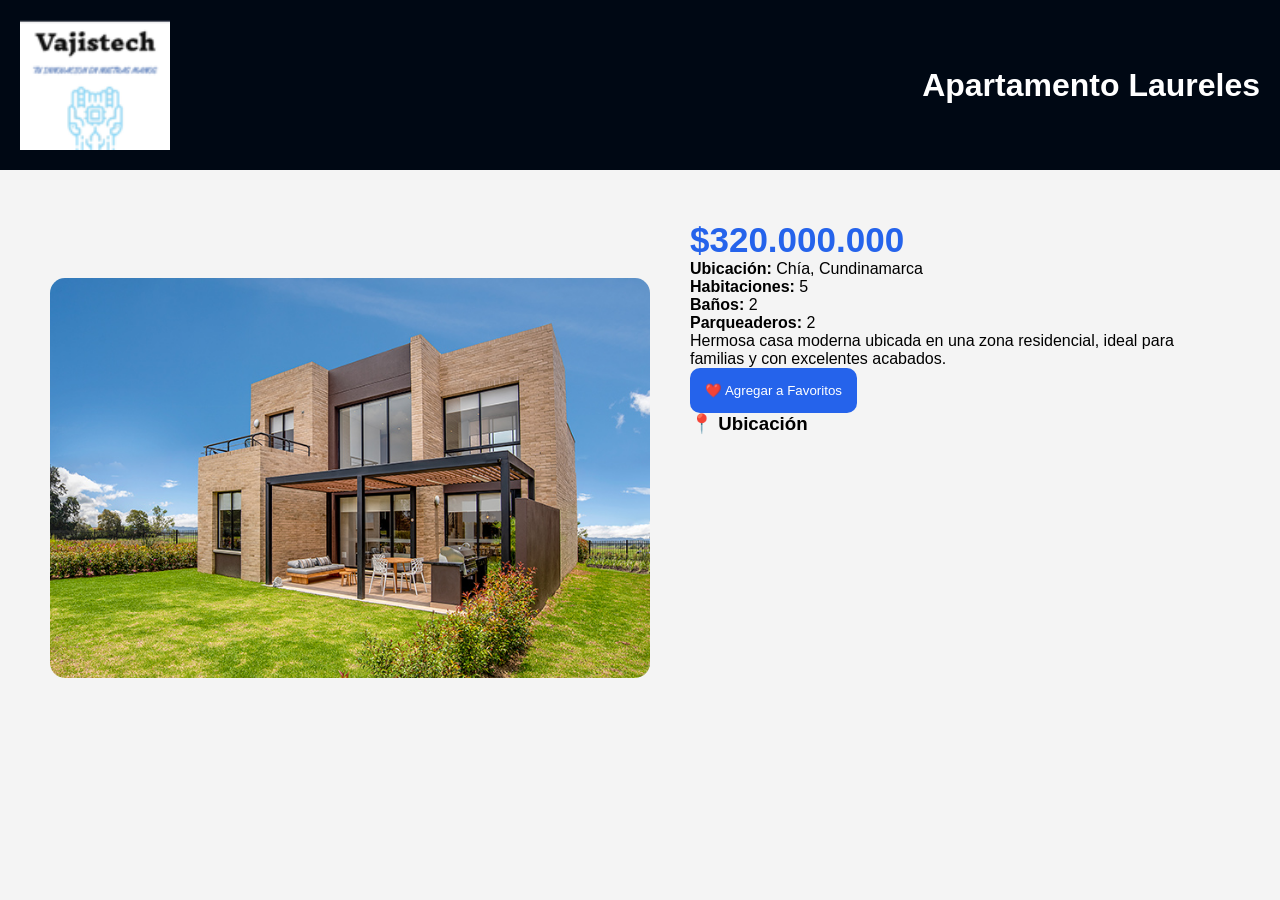
<file: detalle_laureles.html>
<!DOCTYPE html>
<html lang="es">

<head>

<meta charset="UTF-8">

<meta name="viewport" content="width=device-width, initial-scale=1.0">

<title>Detalle Propiedad</title>

<link rel="stylesheet" href="css/estilos.css">

</head>

<body>

<header class="header-detalle">

    <img src="img/logo.png" class="logo-detalle">

    <h1>Apartamento Laureles</h1>

</header>

<section class="detalle-propiedad">

    <div class="imagen-detalle">

        <img src="img/Casa-Samaria.jpg" alt="Casa">

    </div>

    <div class="info-detalle">

        <h2>$320.000.000</h2>

        <p><strong>Ubicación:</strong> Chía, Cundinamarca</p>

        <p><strong>Habitaciones:</strong> 5</p>

        <p><strong>Baños:</strong> 2</p>

        <p><strong>Parqueaderos:</strong> 2</p>

        <p>
        Hermosa casa moderna ubicada en una zona residencial,
        ideal para familias y con excelentes acabados.
        </p>

        <button class="favorito-btn" onclick="guardarFavorito(this)">
    ❤️ Agregar a Favoritos
</button>
        <h3>📍 Ubicación</h3>

<iframe
    src="https://www.google.com/maps?q=Chia,Cundinamarca&output=embed"
    width="100%"
    height="300"
    style="border:0; border-radius:10px;"
    allowfullscreen=""
    loading="lazy">
</iframe>

    </div>

</section>
<script>

function guardarFavorito(boton){

    let favoritos =
    JSON.parse(localStorage.getItem("favoritos")) || [];

    let propiedad = {

        nombre:"Casa en Chía",

        precio:"$650.000.000"

    };

    favoritos.push(propiedad);

    localStorage.setItem(
        "favoritos",
        JSON.stringify(favoritos)
    );

    boton.innerHTML="✅ Guardado";

    boton.style.background="green";

}

</script>
</body>

</html>
</file>
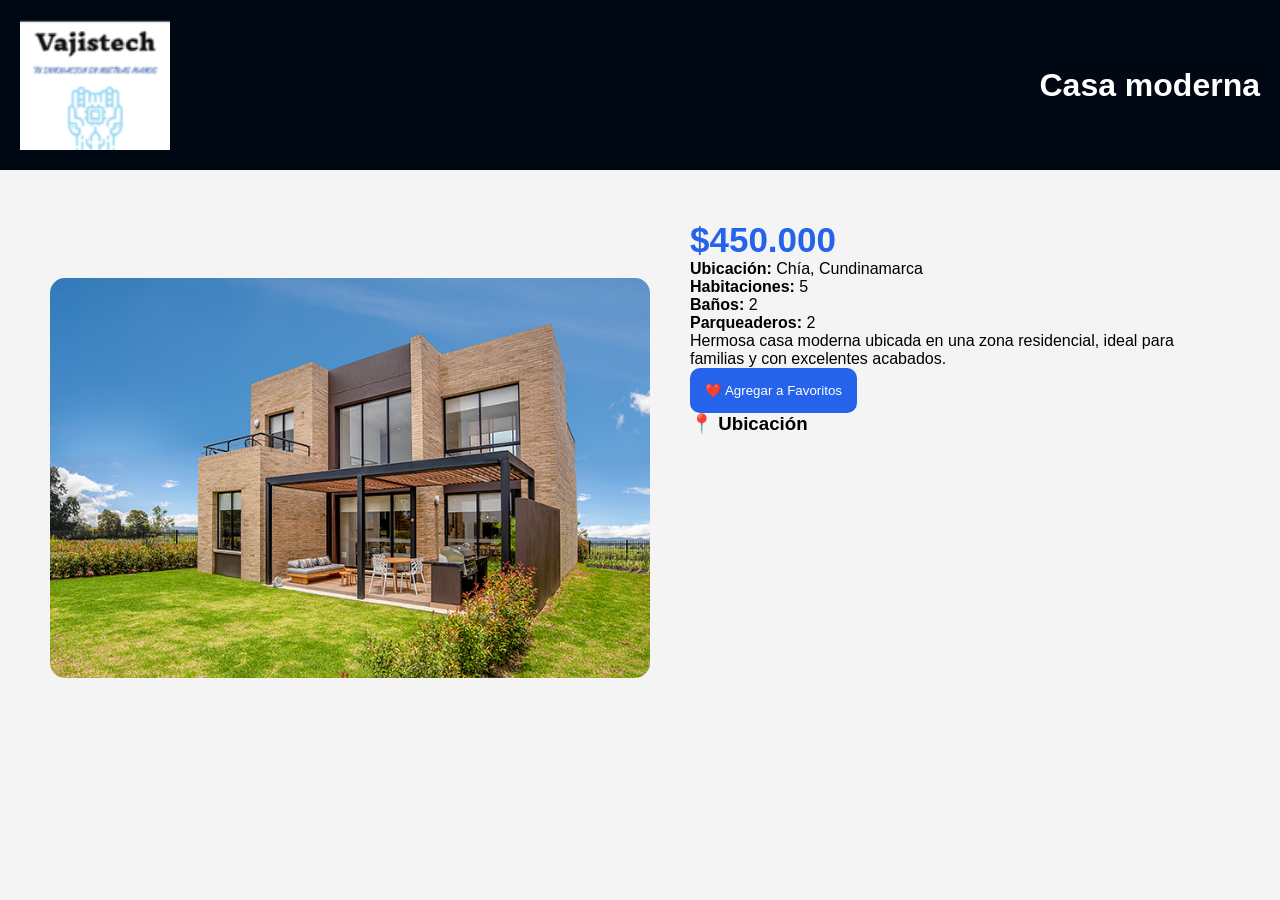
<file: detalle_moderna.html>
<!DOCTYPE html>
<html lang="es">

<head>

<meta charset="UTF-8">

<meta name="viewport" content="width=device-width, initial-scale=1.0">

<title>Detalle Propiedad</title>

<link rel="stylesheet" href="css/estilos.css">

</head>

<body>

<header class="header-detalle">

    <img src="img/logo.png" class="logo-detalle">

    <h1>Casa moderna</h1>

</header>

<section class="detalle-propiedad">

    <div class="imagen-detalle">

        <img src="img/Casa-Samaria.jpg" alt="Casa">

    </div>

    <div class="info-detalle">

        <h2>$450.000</h2>

        <p><strong>Ubicación:</strong> Chía, Cundinamarca</p>

        <p><strong>Habitaciones:</strong> 5</p>

        <p><strong>Baños:</strong> 2</p>

        <p><strong>Parqueaderos:</strong> 2</p>

        <p>
        Hermosa casa moderna ubicada en una zona residencial,
        ideal para familias y con excelentes acabados.
        </p>

        <button class="favorito-btn" onclick="guardarFavorito(this)">
    ❤️ Agregar a Favoritos
</button>
        <h3>📍 Ubicación</h3>

<iframe
    src="https://www.google.com/maps?q=Chia,Cundinamarca&output=embed"
    width="100%"
    height="300"
    style="border:0; border-radius:10px;"
    allowfullscreen=""
    loading="lazy">
</iframe>

    </div>

</section>
<script>

function guardarFavorito(boton){

    let favoritos =
    JSON.parse(localStorage.getItem("favoritos")) || [];

    let propiedad = {

        nombre:"Casa en Chía",

        precio:"$650.000.000"

    };

    favoritos.push(propiedad);

    localStorage.setItem(
        "favoritos",
        JSON.stringify(favoritos)
    );

    boton.innerHTML="✅ Guardado";

    boton.style.background="green";

}

</script>
</body>

</html>
</file>
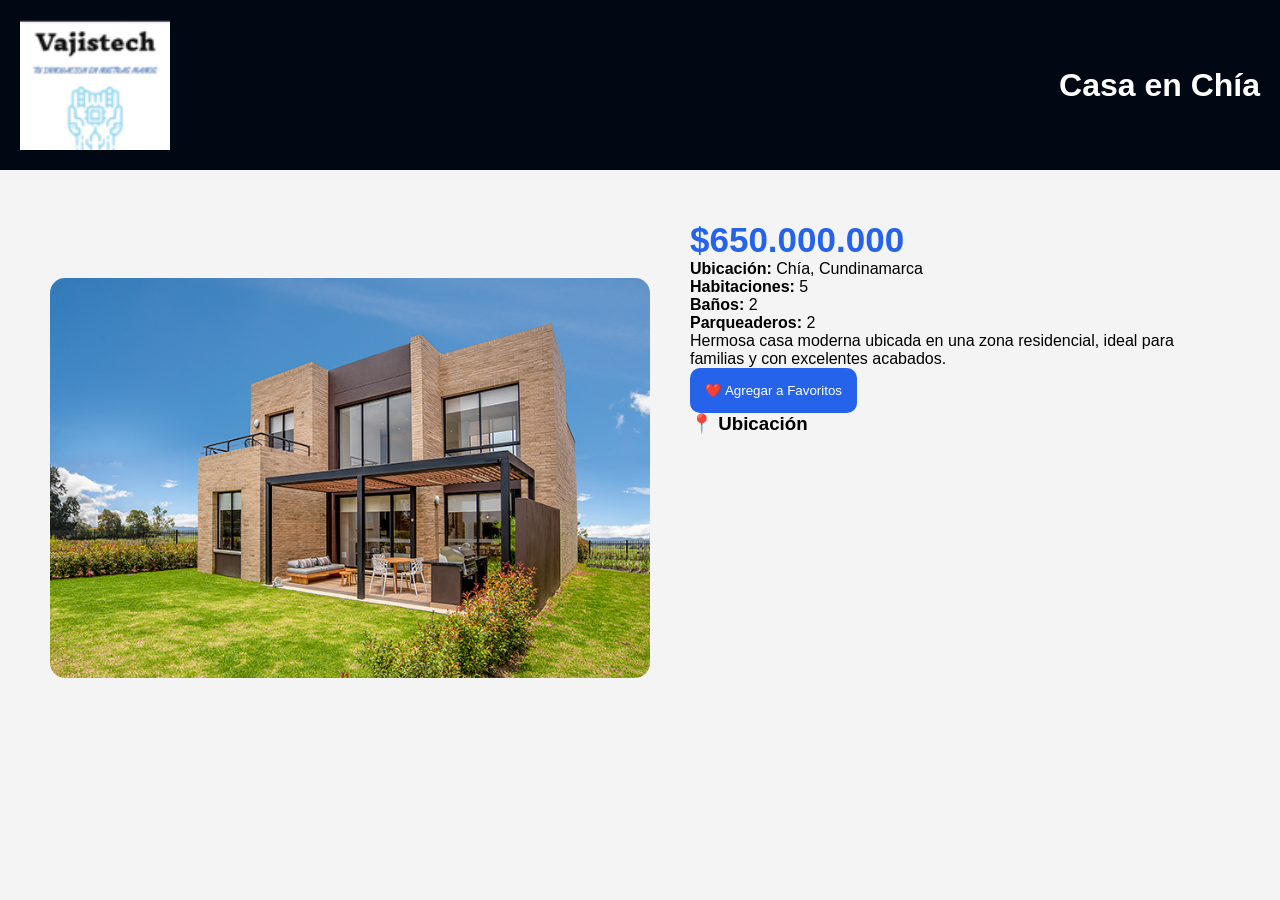
<file: detalle_propiedad.html>
<!DOCTYPE html>
<html lang="es">

<head>

<meta charset="UTF-8">

<meta name="viewport" content="width=device-width, initial-scale=1.0">

<title>Detalle Propiedad</title>

<link rel="stylesheet" href="css/estilos.css">

</head>

<body>

<header class="header-detalle">

    <img src="img/logo.png" class="logo-detalle">

    <h1>Casa en Chía</h1>

</header>

<section class="detalle-propiedad">

    <div class="imagen-detalle">

        <img src="img/Casa-Samaria.jpg" alt="Casa">

    </div>

    <div class="info-detalle">

        <h2>$650.000.000</h2>

        <p><strong>Ubicación:</strong> Chía, Cundinamarca</p>

        <p><strong>Habitaciones:</strong> 5</p>

        <p><strong>Baños:</strong> 2</p>

        <p><strong>Parqueaderos:</strong> 2</p>

        <p>
        Hermosa casa moderna ubicada en una zona residencial,
        ideal para familias y con excelentes acabados.
        </p>

        <button class="favorito-btn" onclick="guardarFavorito(this)">
    ❤️ Agregar a Favoritos
</button>
        <h3>📍 Ubicación</h3>

<iframe
    src="https://www.google.com/maps?q=Chia,Cundinamarca&output=embed"
    width="100%"
    height="300"
    style="border:0; border-radius:10px;"
    allowfullscreen=""
    loading="lazy">
</iframe>

    </div>

</section>
<script>

function guardarFavorito(boton){

    let favoritos =
    JSON.parse(localStorage.getItem("favoritos")) || [];

    let propiedad = {

        nombre:"Casa en Chía",

        precio:"$650.000.000"

    };

    favoritos.push(propiedad);

    localStorage.setItem(
        "favoritos",
        JSON.stringify(favoritos)
    );

    boton.innerHTML="✅ Guardado";

    boton.style.background="green";

}

</script>
</body>

</html>
</file>
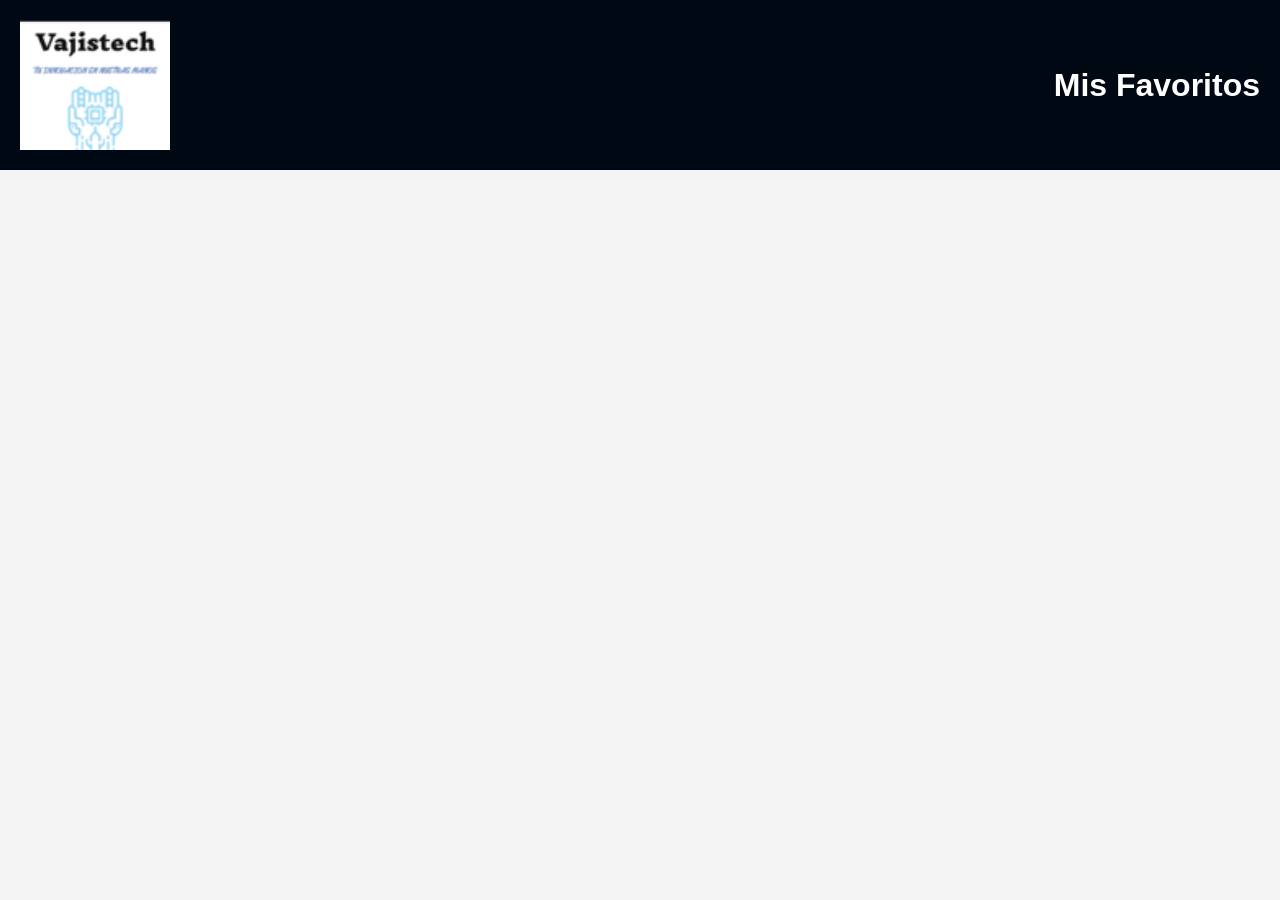
<file: favoritos.html>
<!DOCTYPE html>
<html lang="es">

<head>

<meta charset="UTF-8">

<title>Favoritos</title>

<link rel="stylesheet" href="css/estilos.css">

</head>

<body>

<header class="header-detalle">

<img src="img/logo.png" class="logo-detalle">

<h1>Mis Favoritos</h1>

</header>

<section class="detalle-propiedad">

    <div id="listaFavoritos"></div>

</section>
<script>

let favoritos =
JSON.parse(localStorage.getItem("favoritos")) || [];

let contenedor =
document.getElementById("listaFavoritos");

favoritos.forEach(propiedad => {

    contenedor.innerHTML += `

    <div class="card">

        <h3>${propiedad.nombre}</h3>

        <p>${propiedad.precio}</p>

    </div>

    `;

});

</script>
</body>

</html>
</file>
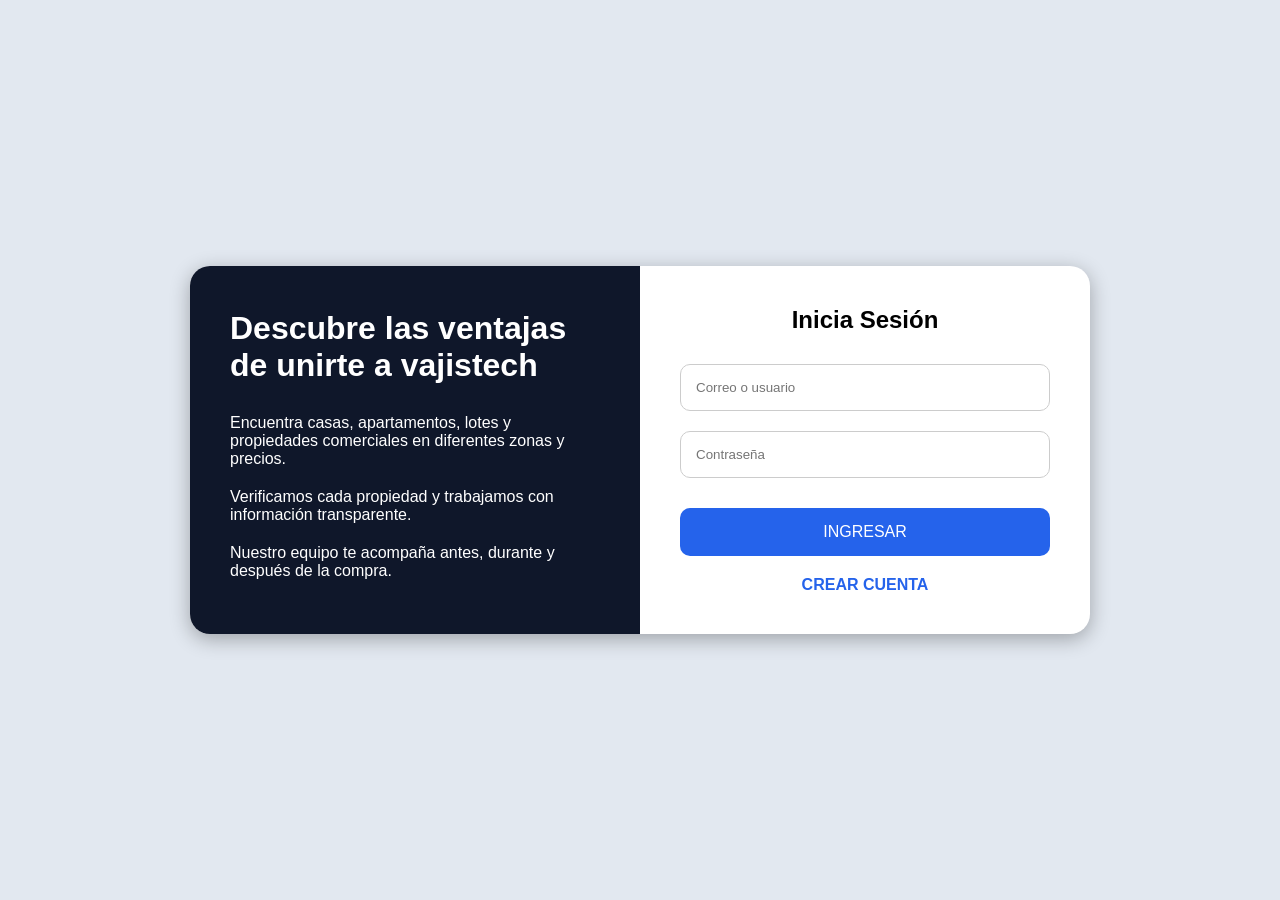
<file: login.html>
<!DOCTYPE html>
<html lang="es">

<head>

    <meta charset="UTF-8">

    <meta name="viewport" content="width=device-width, initial-scale=1.0">

    <title>Login</title>

    <link rel="stylesheet" href="css/estilos.css">

</head>

<body class="fondo-login">

<div class="contenedor-login">

    <div class="info-login">

        <h1>Descubre las ventajas de unirte a vajistech</h1>

        <p>
            Encuentra casas, apartamentos, lotes y propiedades comerciales
            en diferentes zonas y precios.
        </p>

        <p>
            Verificamos cada propiedad y trabajamos con información transparente.
        </p>

        <p>
            Nuestro equipo te acompaña antes, durante y después de la compra.
        </p>

    </div>

    <div class="formulario-login">

        <h2>Inicia Sesión</h2>

        <input type="text" placeholder="Correo o usuario">

        <input type="password" placeholder="Contraseña">

        <button>INGRESAR</button>

        <a href="registro.html">CREAR CUENTA</a>

    </div>

</div>

</body>
</html>
</file>
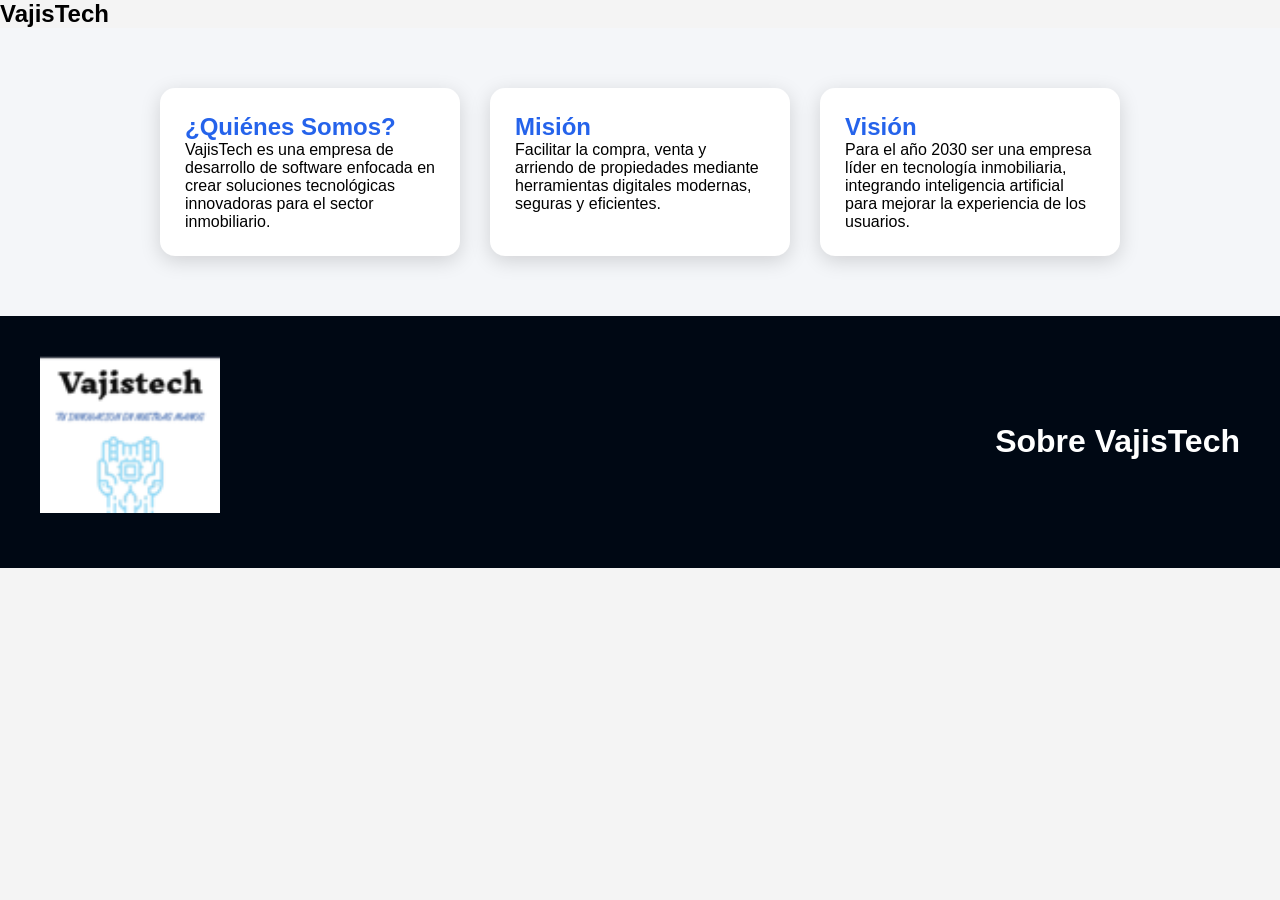
<file: nosotros.html>
<!DOCTYPE html>
<html lang="es">

<head>

<meta charset="UTF-8">

<title>Nosotros</title>

<link rel="stylesheet" href="css/estilos.css">

</head>

<body>

<nav>

<h1>VajisTech</h1>

</nav>

<section class="nosotros">

    <div class="card-nosotros">

        <h2>¿Quiénes Somos?</h2>

        <p>
            VajisTech es una empresa de desarrollo de software enfocada en crear
            soluciones tecnológicas innovadoras para el sector inmobiliario.
        </p>

    </div>

    <div class="card-nosotros">

        <h2> Misión</h2>

        <p>
            Facilitar la compra, venta y arriendo de propiedades mediante
            herramientas digitales modernas, seguras y eficientes.
        </p>

    </div>

    <div class="card-nosotros">

        <h2> Visión</h2>

        <p>
            Para el año 2030 ser una empresa líder en tecnología inmobiliaria,
            integrando inteligencia artificial para mejorar la experiencia de los usuarios.
        </p>

    </div>

</section>

</body>
<header class="header-nosotros">

    <img src="img/logo.png" alt="Logo VajisTech" class="logo-nosotros">

    <h1>Sobre VajisTech</h1>

</header>
</html>
</file>
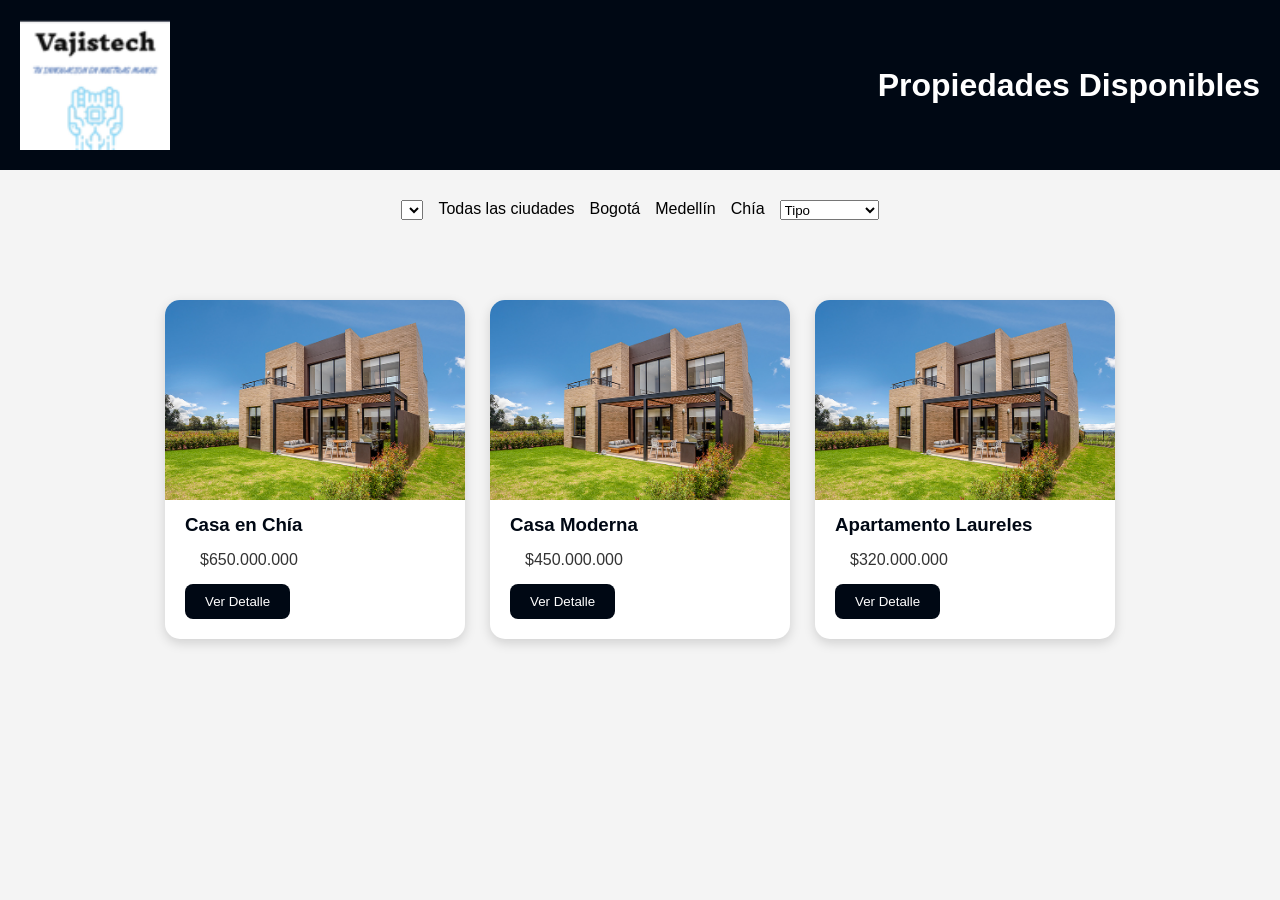
<file: propiedades.html>
<!DOCTYPE html>
<html lang="es">

<head>

<meta charset="UTF-8">

<meta name="viewport" content="width=device-width, initial-scale=1.0">

<title>Propiedades</title>

<link rel="stylesheet" href="css/estilos.css">

</head>

<body>

<header class="header-detalle">

<img src="img/logo.png" class="logo-detalle">

<h1>Propiedades Disponibles</h1>

</header>

<section class="filtros">

<select id="ciudad" onchange="filtrarCiudad()"></select>
<option>Todas las ciudades</option>
<option>Bogotá</option>
<option>Medellín</option>
<option>Chía</option>
</select>

<select>
<option>Tipo</option>
<option>Casa</option>
<option>Apartamento</option>
</select>

</section>

<section class="propiedades-grid">

<div class="card">

<img src="img/Casa-Samaria.jpg">

<h3>Casa en Chía</h3>

<p>$650.000.000</p>

<a href="detalle_propiedad.html">

<button class="favorito-btn">

Ver Detalle

</button>

</a>

</div>

<div class="card">

<img src="img/Casa-Samaria.jpg">

<h3>Casa Moderna</h3>

<p>$450.000.000</p>

<button class="favorito-btn">

Ver Detalle

</button>

</div>

<div class="card">

<img src="img/Casa-Samaria.jpg">

<h3>Apartamento Laureles</h3>

<p>$320.000.000</p>

<button class="favorito-btn">

Ver Detalle

</button>

</div>

</section>
<script>

function filtrarCiudad(){

    let ciudad =
    document.getElementById("ciudad").value;

    alert("Filtro aplicado: " + ciudad);

}

</script>
</body>

</html>
</file>
<file: css/estilos.css>
*{
    transition:0.3s;
}
*{
    margin:0;
    padding:0;
    box-sizing:border-box;
}

body{
    font-family:Arial;
    background:#f4f4f4;
}

header{
    background:#0a1124;

    color:white;

    display:flex;

    justify-content:space-between;

    align-items:center;

    padding:20px 40px;
}

nav{
    display:flex;
    gap:20px;
}

nav a{
    color:white;

    text-decoration:none;

    font-weight:bold;
}

.hero{

    height:400px;

    background:url('https://plus.unsplash.com/premium_photo-1697729999190-4cd4ae78be26?fm=jpg&q=60&w=3000&auto=format&fit=crop&ixlib=rb-4.1.0&ixid=M3wxMjA3fDB8MHxzZWFyY2h8MXx8Ym9nb3RhfGVufDB8fDB8fHww');

    background-size:cover;

    background-position:center;

    display:flex;

    flex-direction:column;

    justify-content:center;

    align-items:center;

    color:white;

    text-shadow:2px 2px 5px black;
}

.hero h2{
    font-size:50px;
}

.hero p{
    margin:15px;
    font-size:20px;
}

.hero input{

    width:300px;

    padding:15px;

    border:none;

    border-radius:10px;
}

.botones{
    margin-top:20px;

    display:flex;

    gap:20px;
}

.botones button{

    padding:12px 25px;

    border:none;

    border-radius:10px;

    background:#2563eb;

    color:white;

    font-size:16px;

    cursor:pointer;
    transition:0.3s;
}

.botones button:hover{
    background:#1d4ed8;
    transform:scale(1.05);
}

.propiedades{

    display:flex;

    justify-content:center;

    gap:30px;

    padding:40px;

    flex-wrap:wrap;
}

.card{

    width:300px;

    background:white;

    border-radius:15px;

    overflow:hidden;

    box-shadow:0px 5px 15px rgba(0,0,0,0.3);

    transition:0.3s;
}


.card:hover{
    transform:scale(1.05);
}

.card img{

    width:100%;

    height:200px;

    object-fit:cover;
}

.card h3,
.card p,
.card h4{
    margin:15px;
}

footer{

    background:#0f172a;

    color:white;

    text-align:center;

    padding:20px;
}
.fondo-login{

    height:100vh;

    display:flex;

    justify-content:center;

    align-items:center;

    background:#e2e8f0;
}

.contenedor-login{

    width:900px;

    background:white;

    display:flex;

    border-radius:20px;

    overflow:hidden;

    box-shadow:0px 5px 20px rgba(0,0,0,0.3);
}

.info-login{

    width:50%;

    background:#0f172a;

    color:white;

    padding:40px;

    display:flex;

    flex-direction:column;

    justify-content:center;
}

.info-login h1{
    margin-bottom:20px;
}

.info-login p{
    margin:10px 0;
}

.formulario-login{

    width:50%;

    padding:40px;

    display:flex;

    flex-direction:column;

    justify-content:center;
}

.formulario-login h2{

    margin-bottom:20px;

    text-align:center;
}

.formulario-login input{

    padding:15px;

    margin:10px 0;

    border:1px solid #ccc;

    border-radius:10px;
}

.formulario-login button{

    margin-top:20px;

    padding:15px;

    border:none;

    background:#2563eb;

    color:white;

    border-radius:10px;

    cursor:pointer;

    font-size:16px;
    
    transition:0.3s;
}

.formulario-login button:hover{

    background:#1d4ed8;

    transform:scale(1.03);
}

.formulario-login a{

    text-align:center;

    margin-top:20px;

    text-decoration:none;

    color:#2563eb;

    font-weight:bold;
}
.favorito{

    margin:15px;

    padding:10px;

    border:none;

    border-radius:10px;

    background:black;

    color:white;

    cursor:pointer;

    width:90%;
}

.favorito:hover{

    background:#2563eb;
}
.buscador{

    display:flex;

    margin-top:20px;
}

.buscador input{

    width:300px;

    padding:15px;

    border:none;

    border-radius:10px 0 0 10px;
}

.buscador button{

    padding:15px 25px;

    border:none;

    background:black;

    color:white;

    border-radius:0 10px 10px 0;

    cursor:pointer;
}
.ubicacion{

    display:block;

    margin:15px;

    text-decoration:none;

    color:#2563eb;

    font-weight:bold;
}
.filtros{
    display:flex;
    gap:15px;
    justify-content:center;
    margin:30px;
}
body{

    margin:0;
    font-family:Arial, sans-serif;

}

.header-nosotros{

    background:#000814;

    color:white;

    text-align:center;

    padding:40px;

}

.logo-nosotros{

    width:180px;

    margin-bottom:15px;

}

.nosotros{

    display:flex;

    justify-content:center;

    gap:30px;

    flex-wrap:wrap;

    padding:60px;

    background:#f4f6f9;

}

.card-nosotros{

    width:300px;

    background:white;

    padding:25px;

    border-radius:15px;

    box-shadow:0 5px 20px rgba(0,0,0,.15);

}

.card-nosotros:hover{

    transform:translateY(-10px);

}

.card-nosotros h2{

    color:#2563eb;

}
.header-detalle{

    background:#000814;

    color:white;

    text-align:center;

    padding:20px;

}

.logo-detalle{

    width:150px;

}

.detalle-propiedad{

    display:flex;

    gap:40px;

    padding:50px;

    align-items:center;

}

.imagen-detalle img{

    width:600px;

    border-radius:15px;

}

.info-detalle{

    max-width:500px;

}

.info-detalle h2{

    color:#2563eb;

    font-size:35px;

}

.favorito-btn{

    background:#2563eb;

    color:white;

    border:none;

    padding:15px;

    border-radius:10px;

    cursor:pointer;

}
.footer{

    background:#000814;

    color:white;

    text-align:center;

    padding:30px;

    margin-top:50px;

}
.propiedades-grid{

    display:flex;

    justify-content:center;

    gap:25px;

    flex-wrap:wrap;

    padding:50px;

}

.propiedades-grid .card{

    width:300px;

}
.propiedades-grid .card {
    background: white;
    border-radius: 15px;
    overflow: hidden;
    box-shadow: 0 4px 12px rgba(0, 0, 0, 0.15);
    padding-bottom: 20px;
    transition: transform 0.3s ease;
}

.propiedades-grid .card:hover {
    transform: translateY(-5px);
}

.propiedades-grid .card h3 {
    padding: 10px 20px 0;
    margin: 0;
    color: #000814;
}

.propiedades-grid .card p {
    padding: 0 20px;
    color: #333;
}

.propiedades-grid .card img {
    width: 100%;
    height: 200px;
    object-fit: cover;
}

.propiedades-grid .card button {
    margin-left: 20px;
    padding: 10px 20px;
    border: none;
    border-radius: 8px;
    background: #000814;
    color: white;
    cursor: pointer;
}

.propiedades-grid img{

    width:100%;

    height:200px;

    object-fit:cover;

}
</file>
